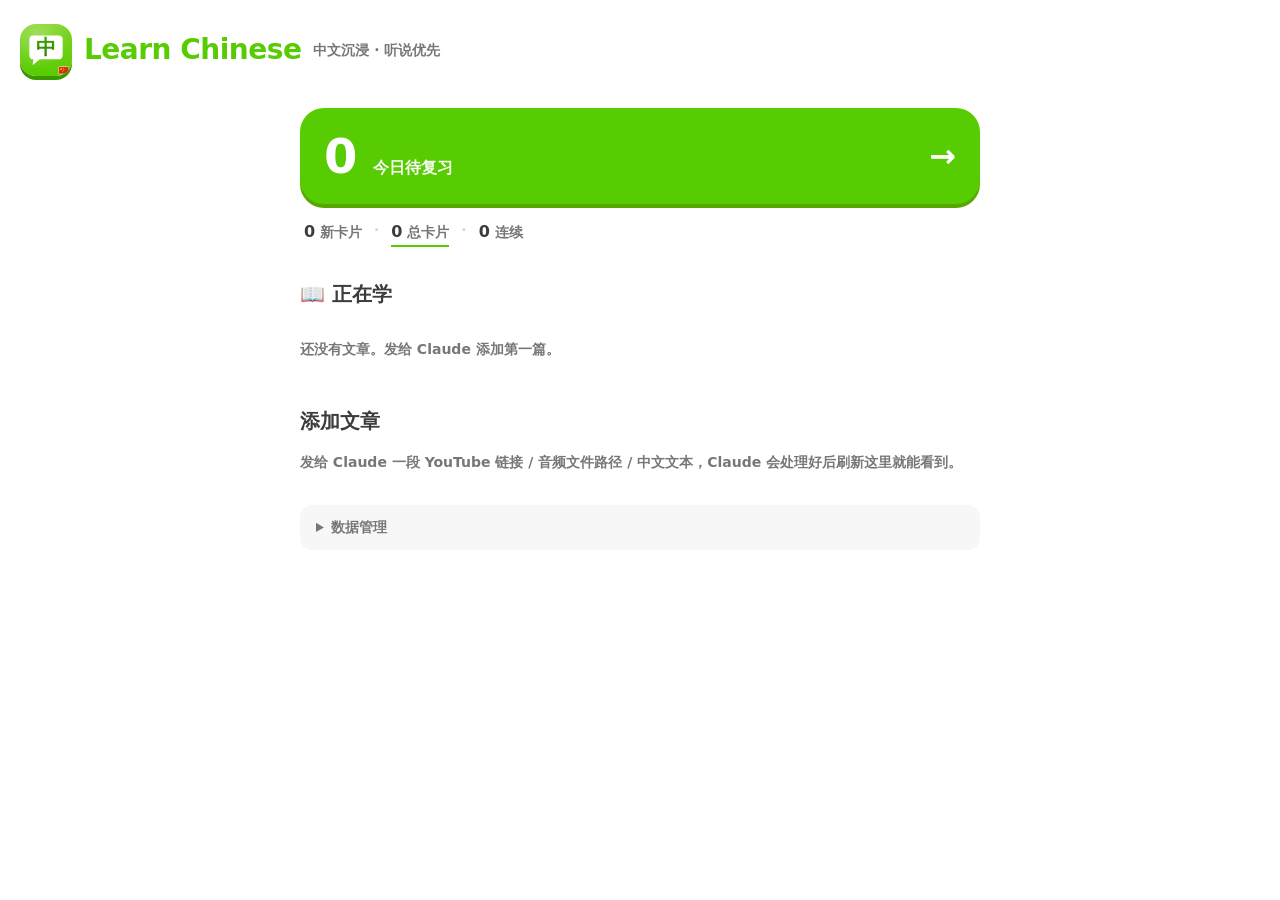
<file: examples/chinese-general/index.html>
<!DOCTYPE html>
<html lang="zh-CN">
<head>
<meta charset="UTF-8">
<meta name="viewport" content="width=device-width,initial-scale=1">
<meta name="color-scheme" content="light">
<meta name="darkreader-lock">
<title>Learn Chinese — 中文沉浸学习</title>
<link rel="icon" href="logo.svg" type="image/svg+xml">
<link rel="stylesheet" href="style.css">
</head>
<body>
<header>
  <div class="header-logo">
    <img src="logo.svg" alt="logo" class="site-logo">
    <h1>Learn Chinese</h1>
    <p class="sub">中文沉浸 · 听说优先</p>
  </div>
</header>

<main>
  <section class="hero">
    <a class="review-banner" href="review.html">
      <div class="review-banner-main">
        <div class="review-num" id="dueCount">—</div>
        <div class="review-label">今日待复习</div>
      </div>
      <div class="review-arrow">→</div>
    </a>
    <div class="mini-stats">
      <span><b id="newCount">—</b> 新卡片</span>
      <span class="sep">·</span>
      <a href="review.html?all=1" class="stat-link"><b id="totalCount">—</b> 总卡片</a>
      <span class="sep">·</span>
      <span><b id="streak">—</b> 连续</span>
    </div>
  </section>

  <section id="favoritesSection" hidden>
    <h2>⭐ 收藏</h2>
    <div id="favoritesList" class="video-list"></div>
  </section>

  <section>
    <h2>📖 正在学</h2>
    <div id="studyingList" class="video-list"><p class="muted">加载中…</p></div>
  </section>

  <section id="finishedSection" hidden>
    <h2>✓ 已学完</h2>
    <div id="finishedList" class="video-list"></div>
  </section>

  <section>
    <h2>添加文章</h2>
    <p class="muted">发给 Claude 一段 YouTube 链接 / 音频文件路径 / 中文文本，Claude 会处理好后刷新这里就能看到。</p>
  </section>

  <section class="data-section">
    <details>
      <summary class="muted">数据管理</summary>
      <div class="btn-row" style="margin-top:12px">
        <button id="exportBtn" class="btn">导出进度</button>
        <button id="importBtn" class="btn">导入进度</button>
        <input type="file" id="importFile" accept=".json" hidden>
        <button id="resetBtn" class="btn btn-danger">重置进度</button>
      </div>
    </details>
  </section>
</main>

<script src="app.js"></script>
<script src="home.js"></script>
</body>
</html>
</file>
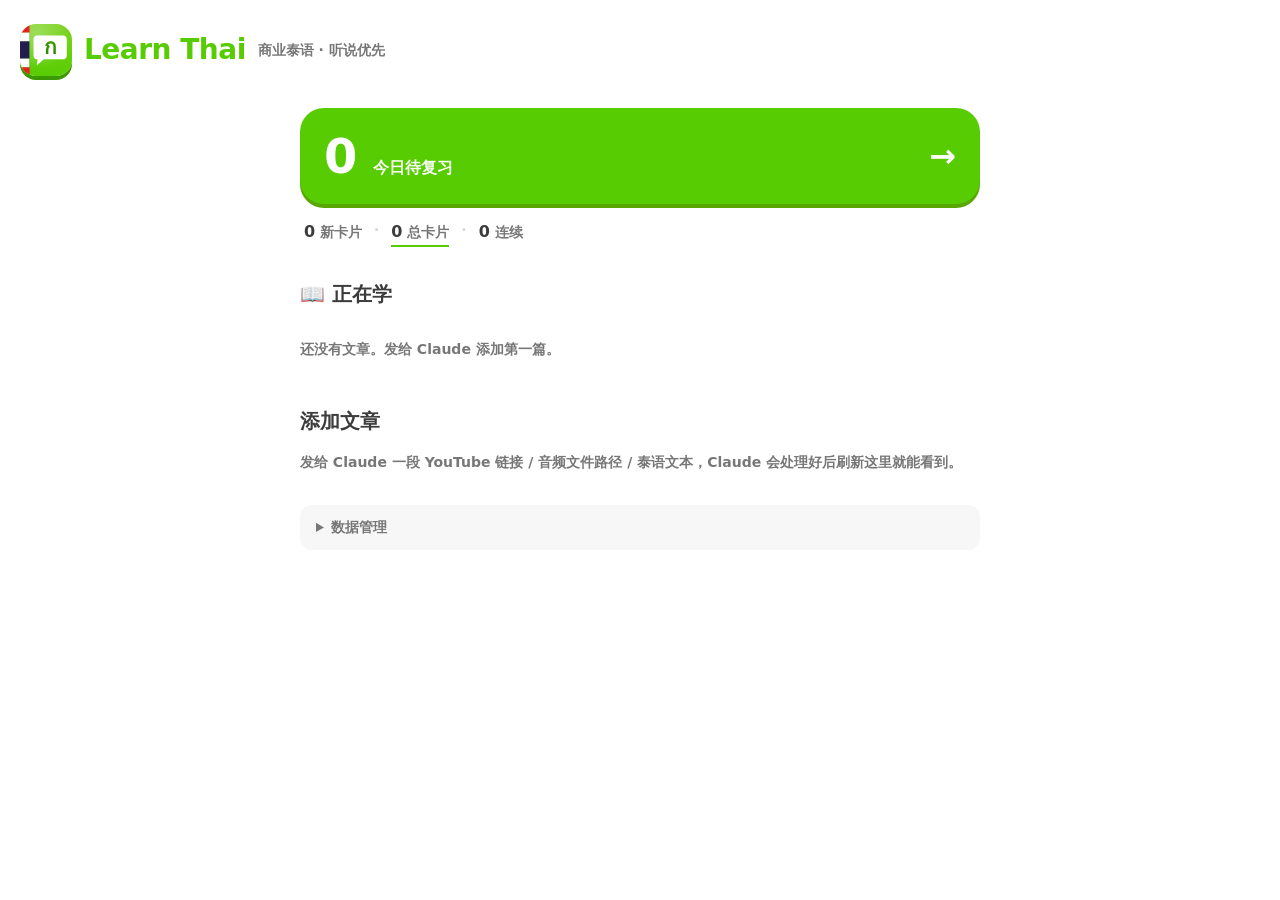
<file: examples/thai-business/index.html>
<!DOCTYPE html>
<html lang="zh-CN">
<head>
<meta charset="UTF-8">
<meta name="viewport" content="width=device-width,initial-scale=1">
<meta name="color-scheme" content="light">
<meta name="darkreader-lock">
<title>Learn Thai — 商业泰语</title>
<link rel="icon" href="logo.svg" type="image/svg+xml">
<link rel="stylesheet" href="style.css">
</head>
<body>
<header>
  <div class="header-logo">
    <img src="logo.svg" alt="logo" class="site-logo">
    <h1>Learn Thai</h1>
    <p class="sub">商业泰语 · 听说优先</p>
  </div>
</header>

<main>
  <section class="hero">
    <a class="review-banner" href="review.html">
      <div class="review-banner-main">
        <div class="review-num" id="dueCount">—</div>
        <div class="review-label">今日待复习</div>
      </div>
      <div class="review-arrow">→</div>
    </a>
    <div class="mini-stats">
      <span><b id="newCount">—</b> 新卡片</span>
      <span class="sep">·</span>
      <a href="review.html?all=1" class="stat-link"><b id="totalCount">—</b> 总卡片</a>
      <span class="sep">·</span>
      <span><b id="streak">—</b> 连续</span>
    </div>
  </section>

  <section id="favoritesSection" hidden>
    <h2>⭐ 收藏</h2>
    <div id="favoritesList" class="video-list"></div>
  </section>

  <section>
    <h2>📖 正在学</h2>
    <div id="studyingList" class="video-list"><p class="muted">加载中…</p></div>
  </section>

  <section id="finishedSection" hidden>
    <h2>✓ 已学完</h2>
    <div id="finishedList" class="video-list"></div>
  </section>

  <section>
    <h2>添加文章</h2>
    <p class="muted">发给 Claude 一段 YouTube 链接 / 音频文件路径 / 泰语文本，Claude 会处理好后刷新这里就能看到。</p>
  </section>

  <section class="data-section">
    <details>
      <summary class="muted">数据管理</summary>
      <div class="btn-row" style="margin-top:12px">
        <button id="exportBtn" class="btn">导出进度</button>
        <button id="importBtn" class="btn">导入进度</button>
        <input type="file" id="importFile" accept=".json" hidden>
        <button id="resetBtn" class="btn btn-danger">重置进度</button>
      </div>
    </details>
  </section>
</main>

<script src="app.js"></script>
<script src="home.js"></script>
</body>
</html>
</file>
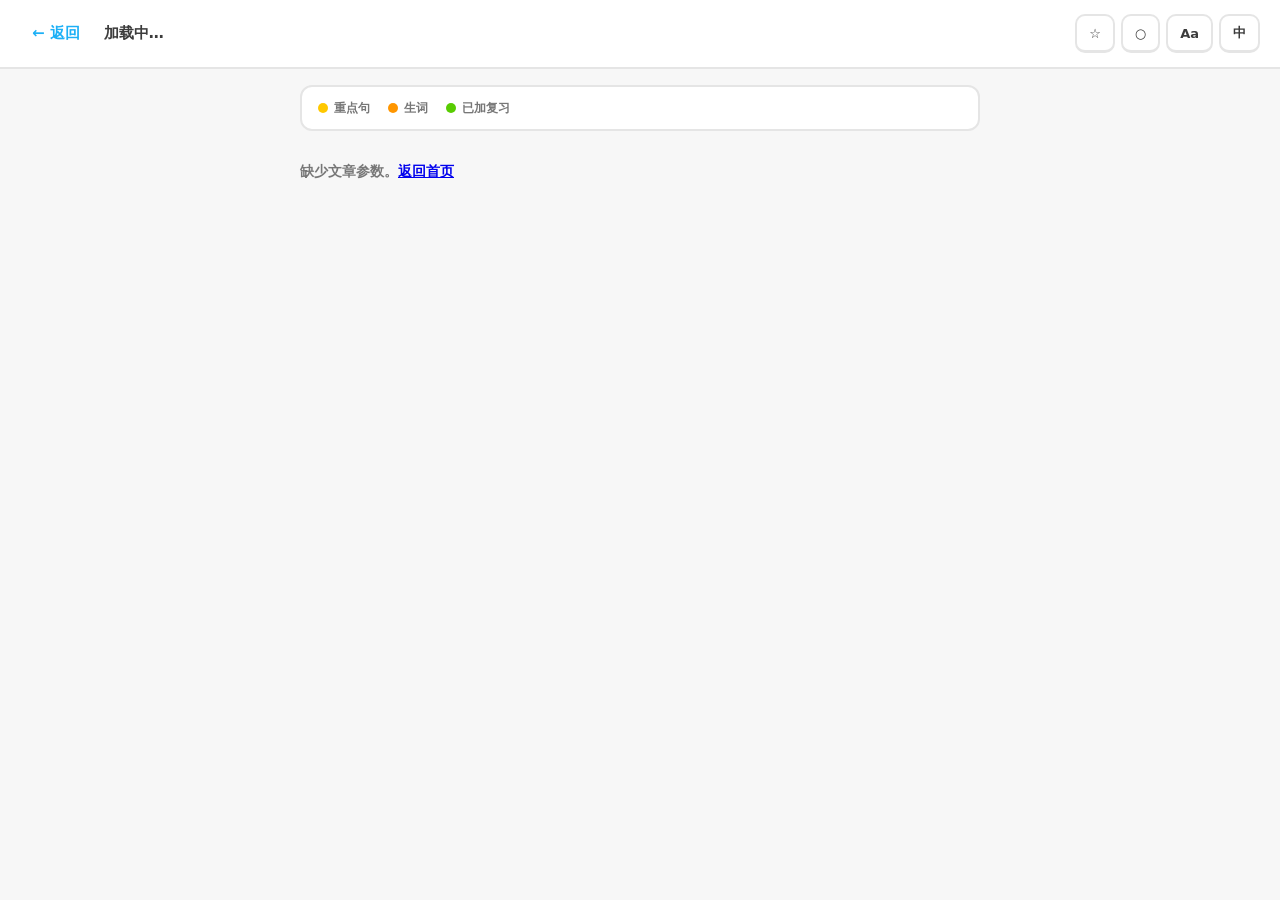
<file: examples/chinese-general/reader.html>
<!DOCTYPE html>
<html lang="zh-CN">
<head>
<meta charset="UTF-8">
<meta name="viewport" content="width=device-width,initial-scale=1">
<meta name="color-scheme" content="light">
<meta name="darkreader-lock">
<title>阅读器 · Learn Chinese</title>
<link rel="stylesheet" href="style.css">
<link rel="stylesheet" href="reader.css">
</head>
<body class="reader-body">
<header class="reader-header">
  <a href="index.html" class="back">← 返回</a>
  <div class="reader-title" id="videoTitle">加载中…</div>
  <div class="reader-actions">
    <button id="favBtn" class="btn-sm" title="收藏文章">☆</button>
    <button id="statusBtn" class="btn-sm" title="标记学完">○</button>
    <button id="toggleRom" class="btn-sm" title="显示/隐藏罗马音">Aa</button>
    <button id="toggleTrans" class="btn-sm" title="显示/隐藏翻译">中</button>
  </div>
</header>

<main class="reader-main">
  <div class="reader-legend">
    <span class="legend-item"><span class="legend-dot dot-highlight"></span>重点句</span>
    <span class="legend-item"><span class="legend-dot dot-vocab"></span>生词</span>
    <span class="legend-item"><span class="legend-dot dot-saved"></span>已加复习</span>
  </div>

  <div id="transcript" class="transcript"></div>
</main>

<!-- Vocab popup -->
<div id="vocabPopup" class="popup" hidden>
  <div class="popup-head">
    <div class="popup-thai" id="popupThai"></div>
    <button class="popup-close" id="popupClose">×</button>
  </div>
  <div class="popup-rom" id="popupRom"></div>
  <div class="popup-trans" id="popupTrans"></div>
  <div class="popup-meta" id="popupMeta"></div>
  <div class="popup-actions">
    <button id="addToReview" class="btn btn-primary btn-sm">★ 加入复习</button>
  </div>
</div>

<!-- Floating mini audio player -->
<audio id="audio" preload="none"></audio>

<script src="app.js"></script>
<script src="reader.js"></script>
</body>
</html>
</file>
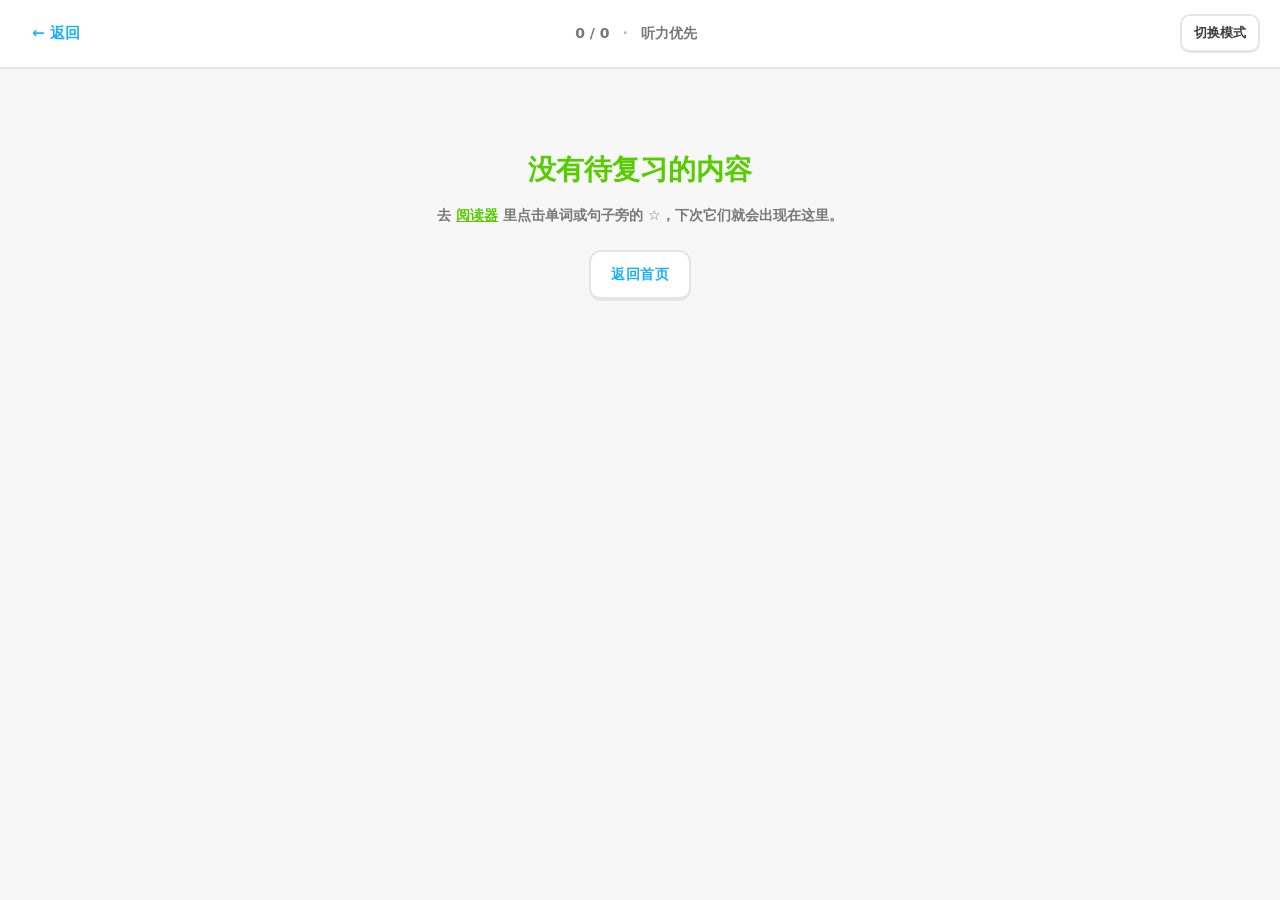
<file: examples/chinese-general/review.html>
<!DOCTYPE html>
<html lang="zh-CN">
<head>
<meta charset="UTF-8">
<meta name="viewport" content="width=device-width,initial-scale=1">
<meta name="color-scheme" content="light">
<meta name="darkreader-lock">
<title>复习 · Learn Chinese</title>
<link rel="stylesheet" href="style.css">
</head>
<body class="review-body">
<header>
  <a href="index.html" class="back">← 返回</a>
  <div class="progress-info">
    <span id="progressText">0 / 0</span>
    <span class="sep">·</span>
    <span id="modeLabel">听力优先</span>
  </div>
  <button id="modeToggle" class="btn-sm">切换模式</button>
</header>

<main class="review-main">
  <div id="cardArea" class="card-area">
    <div class="card" id="card">
      <div class="card-front" id="cardFront">
        <div class="audio-big" id="audioBig">
          <button id="playBtn" class="play-big">▶</button>
          <audio id="audio" preload="auto"></audio>
        </div>
        <p class="card-hint" id="frontHint">听音频，尝试理解</p>
        <button id="showAnswer" class="btn btn-primary btn-wide">显示答案</button>
      </div>

      <div class="card-back" id="cardBack" hidden>
        <div class="audio-small">
          <button id="playBtn2" class="play-small">▶ 再听一次</button>
        </div>
        <div class="thai-text" id="thaiText"></div>
        <div class="romanization" id="romanText"></div>
        <div class="translation" id="transText"></div>
        <div class="vocab-block" id="vocabBlock"></div>
        <div class="rate-buttons">
          <button class="rate rate-again" data-q="1">重来<br><small id="intAgain">&lt;1min</small></button>
          <button class="rate rate-hard" data-q="3">难<br><small id="intHard">1d</small></button>
          <button class="rate rate-good" data-q="4">会<br><small id="intGood">3d</small></button>
          <button class="rate rate-easy" data-q="5">简单<br><small id="intEasy">7d</small></button>
        </div>
      </div>
    </div>
  </div>

  <div id="doneArea" class="done-area" hidden>
    <h2>今天做完啦 🎉</h2>
    <p id="doneStats"></p>
    <a href="index.html" class="btn btn-primary">返回首页</a>
  </div>

  <div id="emptyArea" class="done-area" hidden>
    <h2>还没有卡片</h2>
    <p class="muted">先处理一个视频，生成卡片后再回来复习。</p>
    <a href="index.html" class="btn">返回首页</a>
  </div>
</main>

<script src="app.js"></script>
<script src="review.js"></script>
</body>
</html>
</file>
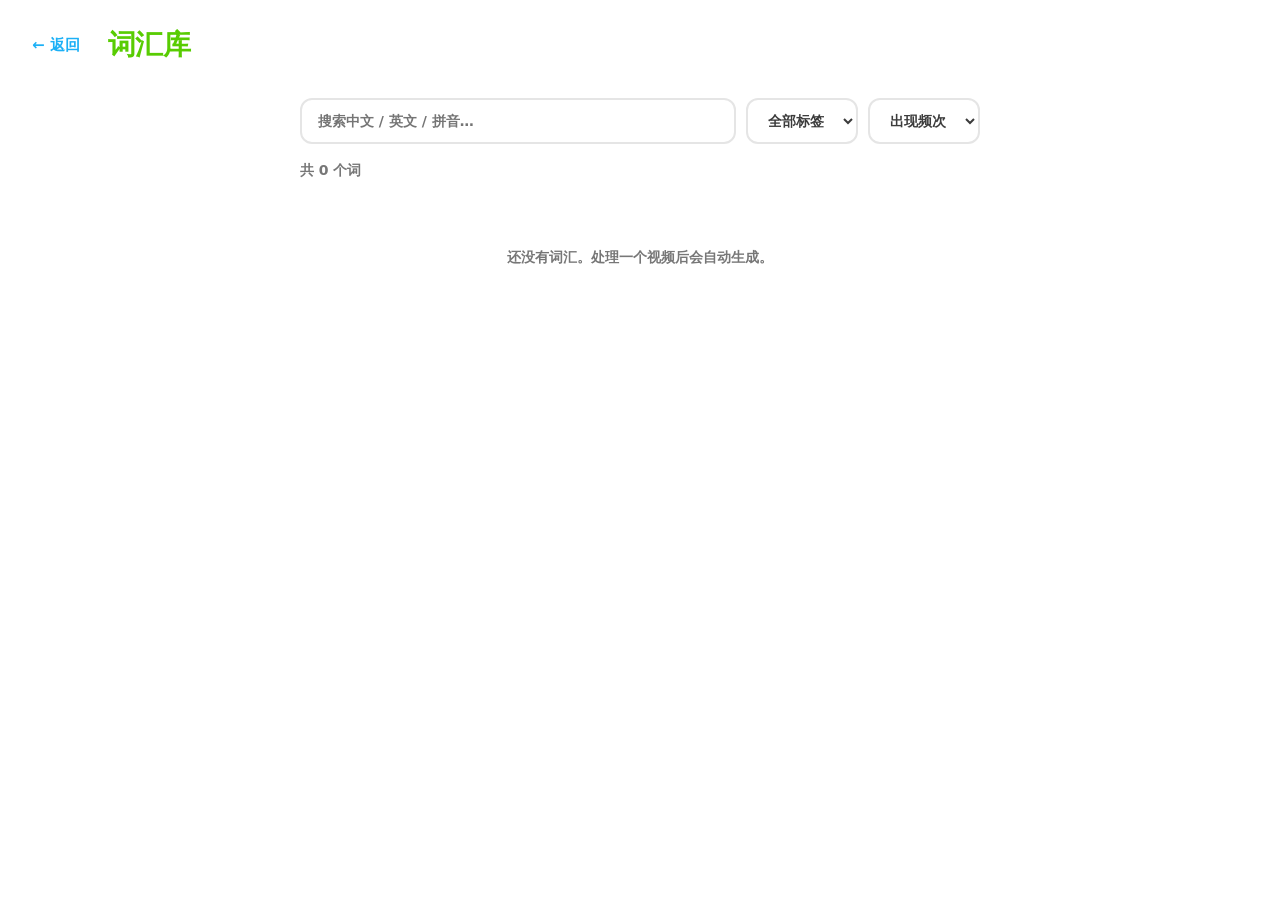
<file: examples/chinese-general/vocab.html>
<!DOCTYPE html>
<html lang="zh-CN">
<head>
<meta charset="UTF-8">
<meta name="viewport" content="width=device-width,initial-scale=1">
<meta name="color-scheme" content="light">
<meta name="darkreader-lock">
<title>词汇库 · Learn Chinese</title>
<link rel="stylesheet" href="style.css">
</head>
<body>
<header>
  <a href="index.html" class="back">← 返回</a>
  <h1>词汇库</h1>
</header>

<main>
  <div class="filter-bar">
    <input type="search" id="searchInput" placeholder="搜索中文 / 英文 / 拼音…" class="search">
    <select id="tagFilter" class="select">
      <option value="">全部标签</option>
    </select>
    <select id="sortBy" class="select">
      <option value="freq">出现频次</option>
      <option value="recent">最近学</option>
      <option value="alpha">字母序</option>
    </select>
  </div>

  <div class="vocab-count muted" id="vocabCount">—</div>

  <div id="vocabList" class="vocab-list"></div>
</main>

<script src="app.js"></script>
<script src="vocab.js"></script>
</body>
</html>
</file>
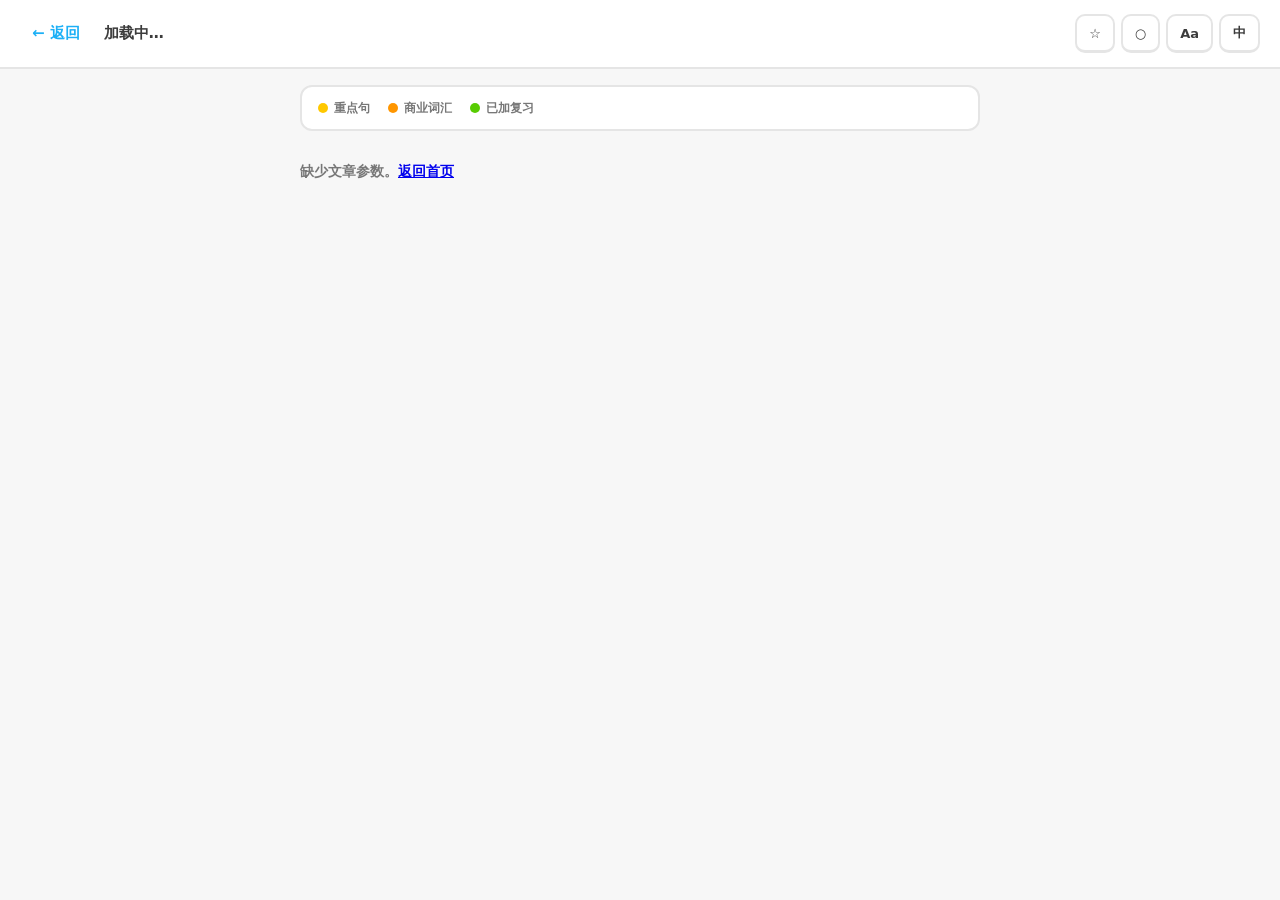
<file: examples/thai-business/reader.html>
<!DOCTYPE html>
<html lang="zh-CN">
<head>
<meta charset="UTF-8">
<meta name="viewport" content="width=device-width,initial-scale=1">
<meta name="color-scheme" content="light">
<meta name="darkreader-lock">
<title>阅读器 · Learn Thai</title>
<link rel="stylesheet" href="style.css">
<link rel="stylesheet" href="reader.css">
</head>
<body class="reader-body">
<header class="reader-header">
  <a href="index.html" class="back">← 返回</a>
  <div class="reader-title" id="videoTitle">加载中…</div>
  <div class="reader-actions">
    <button id="favBtn" class="btn-sm" title="收藏文章">☆</button>
    <button id="statusBtn" class="btn-sm" title="标记学完">○</button>
    <button id="toggleRom" class="btn-sm" title="显示/隐藏罗马音">Aa</button>
    <button id="toggleTrans" class="btn-sm" title="显示/隐藏翻译">中</button>
  </div>
</header>

<main class="reader-main">
  <div class="reader-legend">
    <span class="legend-item"><span class="legend-dot dot-highlight"></span>重点句</span>
    <span class="legend-item"><span class="legend-dot dot-vocab"></span>商业词汇</span>
    <span class="legend-item"><span class="legend-dot dot-saved"></span>已加复习</span>
  </div>

  <div id="transcript" class="transcript"></div>
</main>

<!-- Vocab popup -->
<div id="vocabPopup" class="popup" hidden>
  <div class="popup-head">
    <div class="popup-thai" id="popupThai"></div>
    <button class="popup-close" id="popupClose">×</button>
  </div>
  <div class="popup-rom" id="popupRom"></div>
  <div class="popup-trans" id="popupTrans"></div>
  <div class="popup-meta" id="popupMeta"></div>
  <div class="popup-actions">
    <button id="addToReview" class="btn btn-primary btn-sm">★ 加入复习</button>
  </div>
</div>

<!-- Floating mini audio player -->
<audio id="audio" preload="none"></audio>

<script src="app.js"></script>
<script src="reader.js"></script>
</body>
</html>
</file>
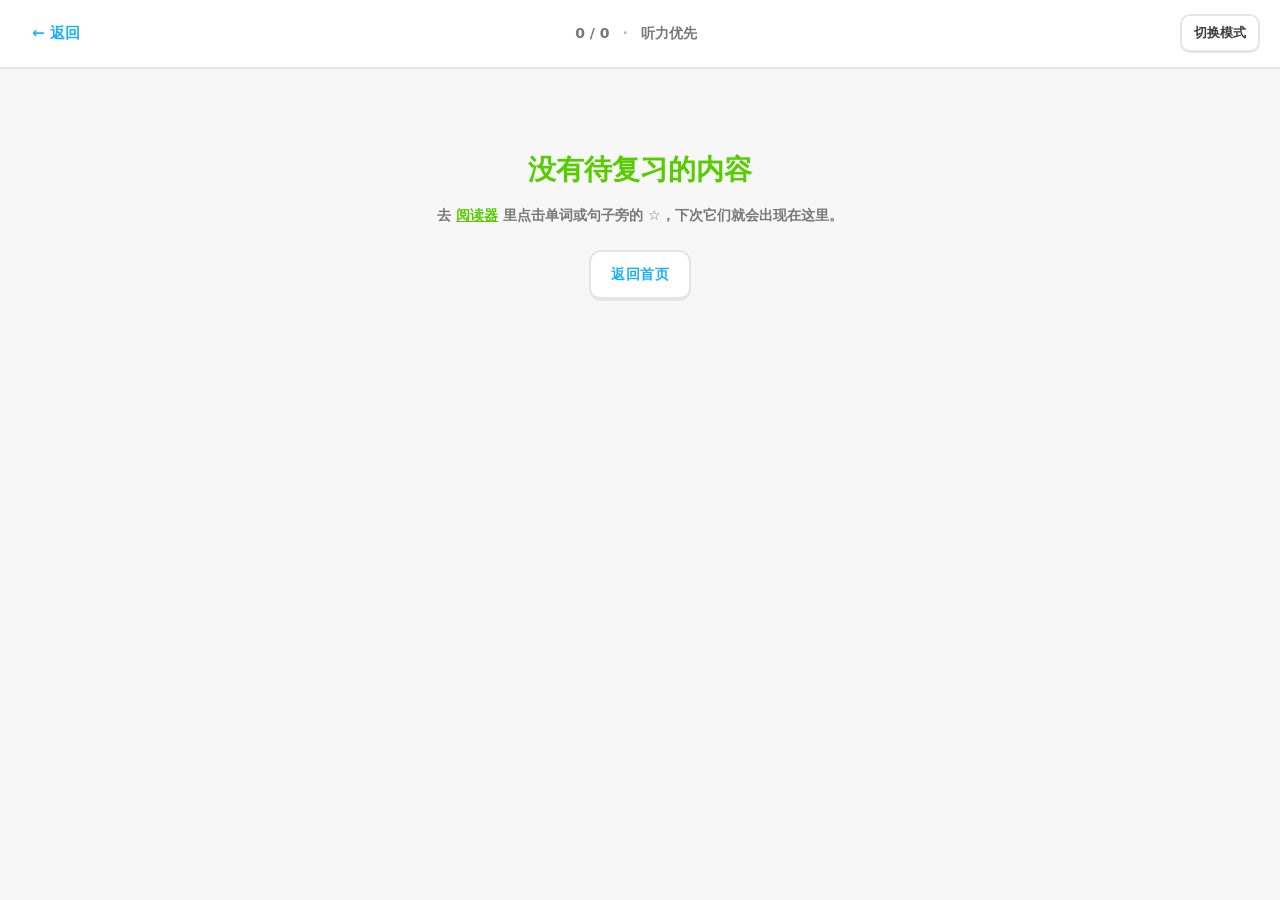
<file: examples/thai-business/review.html>
<!DOCTYPE html>
<html lang="zh-CN">
<head>
<meta charset="UTF-8">
<meta name="viewport" content="width=device-width,initial-scale=1">
<meta name="color-scheme" content="light">
<meta name="darkreader-lock">
<title>复习 · Learn Thai</title>
<link rel="stylesheet" href="style.css">
</head>
<body class="review-body">
<header>
  <a href="index.html" class="back">← 返回</a>
  <div class="progress-info">
    <span id="progressText">0 / 0</span>
    <span class="sep">·</span>
    <span id="modeLabel">听力优先</span>
  </div>
  <button id="modeToggle" class="btn-sm">切换模式</button>
</header>

<main class="review-main">
  <div id="cardArea" class="card-area">
    <div class="card" id="card">
      <div class="card-front" id="cardFront">
        <div class="audio-big" id="audioBig">
          <button id="playBtn" class="play-big">▶</button>
          <audio id="audio" preload="auto"></audio>
        </div>
        <p class="card-hint" id="frontHint">听音频，尝试理解</p>
        <button id="showAnswer" class="btn btn-primary btn-wide">显示答案</button>
      </div>

      <div class="card-back" id="cardBack" hidden>
        <div class="audio-small">
          <button id="playBtn2" class="play-small">▶ 再听一次</button>
        </div>
        <div class="thai-text" id="thaiText"></div>
        <div class="romanization" id="romanText"></div>
        <div class="translation" id="transText"></div>
        <div class="vocab-block" id="vocabBlock"></div>
        <div class="rate-buttons">
          <button class="rate rate-again" data-q="1">重来<br><small id="intAgain">&lt;1min</small></button>
          <button class="rate rate-hard" data-q="3">难<br><small id="intHard">1d</small></button>
          <button class="rate rate-good" data-q="4">会<br><small id="intGood">3d</small></button>
          <button class="rate rate-easy" data-q="5">简单<br><small id="intEasy">7d</small></button>
        </div>
      </div>
    </div>
  </div>

  <div id="doneArea" class="done-area" hidden>
    <h2>今天做完啦 🎉</h2>
    <p id="doneStats"></p>
    <a href="index.html" class="btn btn-primary">返回首页</a>
  </div>

  <div id="emptyArea" class="done-area" hidden>
    <h2>还没有卡片</h2>
    <p class="muted">先处理一个视频，生成卡片后再回来复习。</p>
    <a href="index.html" class="btn">返回首页</a>
  </div>
</main>

<script src="app.js"></script>
<script src="review.js"></script>
</body>
</html>
</file>
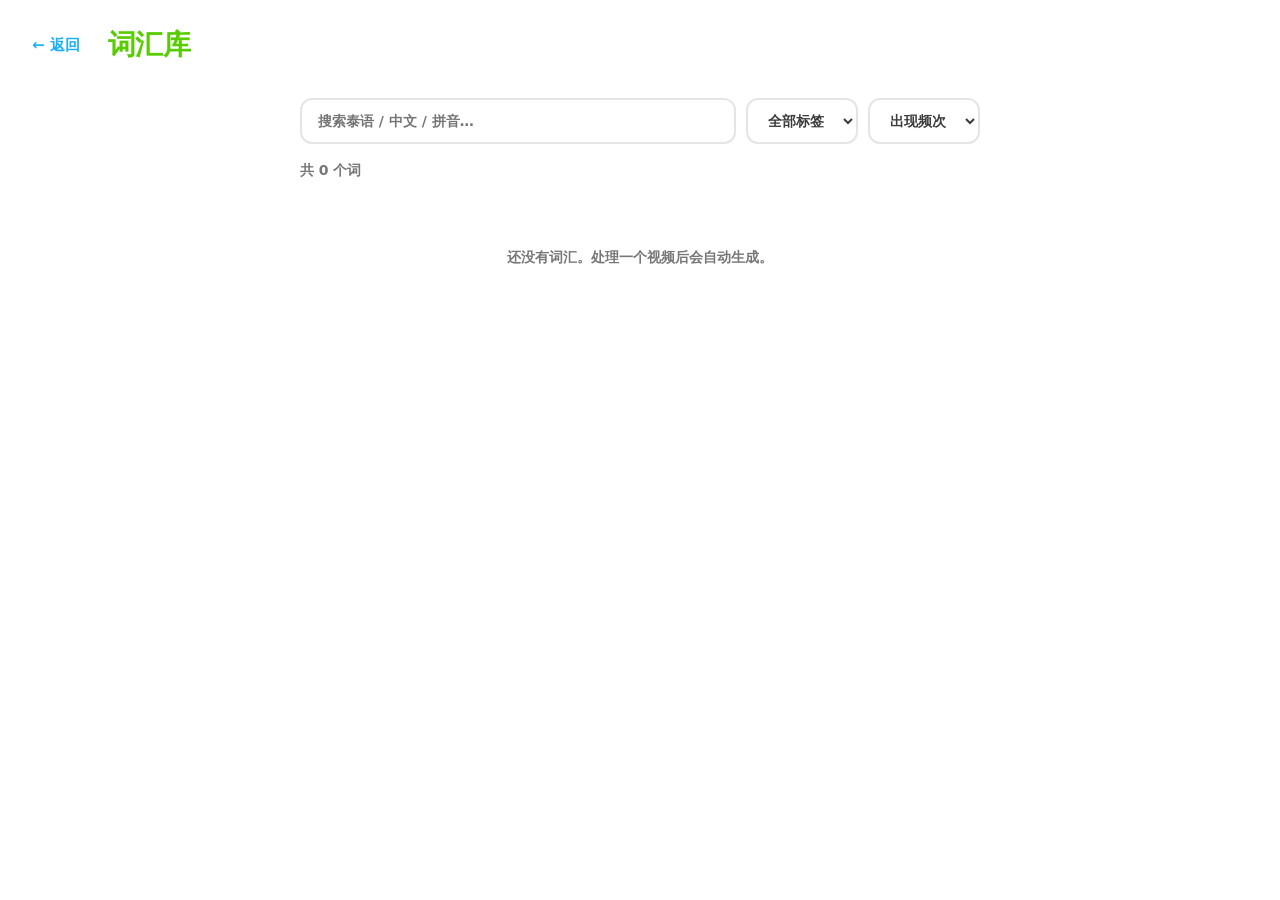
<file: examples/thai-business/vocab.html>
<!DOCTYPE html>
<html lang="zh-CN">
<head>
<meta charset="UTF-8">
<meta name="viewport" content="width=device-width,initial-scale=1">
<meta name="color-scheme" content="light">
<meta name="darkreader-lock">
<title>词汇库 · Learn Thai</title>
<link rel="stylesheet" href="style.css">
</head>
<body>
<header>
  <a href="index.html" class="back">← 返回</a>
  <h1>词汇库</h1>
</header>

<main>
  <div class="filter-bar">
    <input type="search" id="searchInput" placeholder="搜索泰语 / 中文 / 拼音…" class="search">
    <select id="tagFilter" class="select">
      <option value="">全部标签</option>
    </select>
    <select id="sortBy" class="select">
      <option value="freq">出现频次</option>
      <option value="recent">最近学</option>
      <option value="alpha">字母序</option>
    </select>
  </div>

  <div class="vocab-count muted" id="vocabCount">—</div>

  <div id="vocabList" class="vocab-list"></div>
</main>

<script src="app.js"></script>
<script src="vocab.js"></script>
</body>
</html>
</file>
<file: examples/chinese-general/style.css>
/* Duolingo-inspired playful style */

:root {
  --bg: #ffffff;
  --bg-2: #f7f7f7;
  --bg-3: #e5e5e5;
  --text: #3c3c3c;
  --text-dim: #777777;
  --muted: #afafaf;
  --border: #e5e5e5;

  /* Duolingo color palette */
  --green: #58cc02;
  --green-dark: #58a700;
  --blue: #1cb0f6;
  --blue-dark: #1899d6;
  --orange: #ff9600;
  --orange-dark: #e08600;
  --red: #ff4b4b;
  --red-dark: #ea2b2b;
  --yellow: #ffc800;
  --yellow-dark: #e5b300;
  --purple: #ce82ff;
  --purple-dark: #b469ec;
  --gold: #ffd900;

  --accent: var(--green);
  --accent-dark: var(--green-dark);

  --radius: 16px;
  --radius-sm: 12px;
  --radius-lg: 24px;

  --thai-font: "Sarabun", "Noto Sans Thai", -apple-system, system-ui, sans-serif;
  --ui-font: "Nunito", -apple-system, "SF Pro Rounded", "SF Pro Text", "PingFang SC", system-ui, sans-serif;
}

* { box-sizing: border-box; }
html, body { margin: 0; padding: 0; }
body {
  background: var(--bg);
  color: var(--text);
  font-family: var(--ui-font);
  font-size: 16px;
  font-weight: 500;
  line-height: 1.5;
  -webkit-font-smoothing: antialiased;
  min-height: 100vh;
}

/* Header */
header {
  padding: 24px 20px;
  background: var(--bg);
  display: flex;
  align-items: center;
  gap: 16px;
  flex-wrap: wrap;
}
header h1 {
  margin: 0;
  font-size: 28px;
  font-weight: 900;
  color: var(--green);
  letter-spacing: -0.5px;
}
header .sub {
  margin: 0;
  color: var(--text-dim);
  font-size: 14px;
  font-weight: 600;
}
.header-logo {
  display: flex;
  align-items: center;
  gap: 12px;
}
.site-logo {
  width: 52px;
  height: 52px;
  border-radius: 16px;
  box-shadow: 0 4px 0 #3a9900;
  flex-shrink: 0;
}
.back {
  color: var(--blue);
  text-decoration: none;
  font-size: 15px;
  font-weight: 700;
  padding: 8px 12px;
  border-radius: var(--radius-sm);
  transition: background 0.1s;
}
.back:hover { background: var(--bg-2); }

main {
  max-width: 720px;
  margin: 0 auto;
  padding: 8px 20px 120px;
}
main section { margin-bottom: 32px; }
main h2 {
  font-size: 20px;
  margin: 0 0 16px;
  color: var(--text);
  font-weight: 800;
}
.muted { color: var(--text-dim); font-size: 14px; font-weight: 600; }

/* --- Review banner (big green card at top) --- */
.review-banner {
  display: flex;
  align-items: center;
  justify-content: space-between;
  padding: 24px;
  background: var(--green);
  border-radius: var(--radius-lg);
  box-shadow: 0 4px 0 var(--green-dark);
  text-decoration: none;
  color: white;
  margin-bottom: 16px;
  transition: transform 0.08s, box-shadow 0.08s;
}
.review-banner:active {
  transform: translateY(4px);
  box-shadow: 0 0 0 var(--green-dark);
}
.review-banner-main { display: flex; align-items: baseline; gap: 16px; }
.review-num {
  font-size: 48px;
  font-weight: 900;
  line-height: 1;
}
.review-label {
  font-size: 16px;
  font-weight: 800;
  opacity: 0.95;
}
.review-arrow {
  font-size: 32px;
  font-weight: 900;
}

.mini-stats {
  color: var(--text-dim);
  font-size: 14px;
  padding: 0 4px;
  display: flex;
  gap: 12px;
  flex-wrap: wrap;
  font-weight: 600;
}
.mini-stats b { color: var(--text); font-weight: 900; font-size: 16px; }
.mini-stats .sep { opacity: 0.3; }
.stat-link { color: inherit; text-decoration: none; border-bottom: 2px solid var(--green); padding-bottom: 1px; }
.stat-link:hover { color: var(--green); }

/* Legacy stat grid — keep for any compatibility */
.stat-grid {
  display: grid;
  grid-template-columns: repeat(2, 1fr);
  gap: 12px;
}
.stat-card {
  background: var(--bg-2);
  padding: 20px;
  border-radius: var(--radius);
  text-align: center;
  border: 2px solid var(--border);
  text-decoration: none;
  color: inherit;
  transition: transform 0.1s;
}
.stat-card:hover { transform: translateY(-2px); }
.stat-due {
  background: var(--green);
  color: white;
  border-color: var(--green-dark);
  box-shadow: 0 4px 0 var(--green-dark);
}
.stat-num { font-size: 32px; font-weight: 900; line-height: 1; margin-bottom: 6px; }
.stat-label { font-size: 13px; font-weight: 700; opacity: 0.85; }

/* --- Article list --- */
.video-list { display: grid; gap: 12px; }
.video-card {
  background: white;
  padding: 18px 20px;
  border-radius: var(--radius);
  border: 2px solid var(--border);
  border-bottom-width: 4px;
  display: flex;
  justify-content: space-between;
  align-items: center;
  gap: 12px;
  transition: transform 0.08s, box-shadow 0.08s, border-color 0.1s;
}
.video-card .title {
  font-weight: 800;
  font-size: 15px;
  color: var(--text);
}
.video-card .meta {
  color: var(--text-dim);
  font-size: 13px;
  margin-top: 4px;
  font-weight: 600;
}
.video-card-link {
  text-decoration: none;
  color: inherit;
  cursor: pointer;
}
.video-card-link:hover {
  border-color: var(--blue);
  transform: translateY(-1px);
}
.video-card-link:active {
  transform: translateY(1px);
  border-bottom-width: 2px;
}
.video-card-arrow {
  color: var(--blue);
  font-size: 24px;
  font-weight: 900;
}

.badge-finished {
  display: inline-block;
  padding: 2px 8px;
  background: var(--green);
  color: white;
  font-size: 11px;
  font-weight: 800;
  border-radius: 10px;
  vertical-align: middle;
  margin-left: 6px;
}

/* --- Buttons --- */
.btn {
  display: inline-flex;
  align-items: center;
  justify-content: center;
  padding: 12px 20px;
  background: white;
  color: var(--blue);
  border: 2px solid var(--border);
  border-bottom-width: 4px;
  border-radius: var(--radius-sm);
  cursor: pointer;
  font-size: 14px;
  font-weight: 800;
  font-family: inherit;
  text-transform: uppercase;
  letter-spacing: 0.5px;
  text-decoration: none;
  transition: transform 0.08s, box-shadow 0.08s, background 0.1s;
}
.btn:hover { background: var(--bg-2); }
.btn:active { transform: translateY(2px); border-bottom-width: 2px; }

.btn-primary {
  background: var(--green);
  color: white;
  border-color: var(--green-dark);
}
.btn-primary:hover { background: var(--green-dark); }

.btn-danger {
  background: white;
  color: var(--red);
  border-color: var(--red);
}
.btn-danger:hover { background: var(--red); color: white; }

.btn-wide { width: 100%; padding: 16px; font-size: 16px; }

.btn-sm {
  padding: 8px 12px;
  font-size: 13px;
  background: white;
  color: var(--text);
  border: 2px solid var(--border);
  border-bottom-width: 3px;
  border-radius: 10px;
  cursor: pointer;
  font-family: inherit;
  font-weight: 800;
  transition: transform 0.08s;
}
.btn-sm:hover { background: var(--bg-2); }
.btn-sm:active { transform: translateY(1px); border-bottom-width: 2px; }

.btn-row { display: flex; gap: 10px; flex-wrap: wrap; }

/* --- Review flashcards --- */
.review-body { background: var(--bg-2); }
.review-body header {
  justify-content: space-between;
  padding: 14px 20px;
  background: white;
  border-bottom: 2px solid var(--border);
}
.progress-info {
  font-size: 14px;
  color: var(--text-dim);
  font-weight: 700;
}
.progress-info .sep { margin: 0 8px; opacity: 0.5; }

.review-main {
  max-width: 560px;
  margin: 0 auto;
  padding: 20px;
}
.card-area { min-height: 400px; }
.card {
  background: white;
  border-radius: var(--radius-lg);
  padding: 32px 24px;
  border: 2px solid var(--border);
  box-shadow: 0 2px 0 var(--border);
}
.card-front {
  display: flex;
  flex-direction: column;
  align-items: center;
  gap: 24px;
  min-height: 340px;
  justify-content: center;
}
.audio-big { margin: 10px 0; }
.play-big {
  width: 110px;
  height: 110px;
  border-radius: 50%;
  border: none;
  background: var(--blue);
  color: white;
  font-size: 44px;
  cursor: pointer;
  box-shadow: 0 6px 0 var(--blue-dark);
  transition: transform 0.08s, box-shadow 0.08s;
}
.play-big:active {
  transform: translateY(4px);
  box-shadow: 0 2px 0 var(--blue-dark);
}
.play-small {
  padding: 10px 18px;
  border-radius: 20px;
  background: white;
  color: var(--blue);
  border: 2px solid var(--blue);
  border-bottom-width: 3px;
  cursor: pointer;
  font-size: 13px;
  font-weight: 800;
}
.card-hint {
  color: var(--text-dim);
  font-size: 14px;
  font-weight: 700;
  margin: 0;
}
.card-back { display: flex; flex-direction: column; gap: 16px; }
.audio-small { text-align: center; margin-bottom: 8px; }
.thai-text {
  font-family: var(--thai-font);
  font-size: 26px;
  line-height: 1.5;
  text-align: center;
  padding: 8px 0;
  color: var(--text);
  font-weight: 600;
}
.romanization {
  text-align: center;
  color: var(--blue);
  font-size: 16px;
  font-weight: 700;
  font-style: italic;
}
.translation {
  text-align: center;
  color: var(--text-dim);
  font-size: 16px;
  padding: 4px 0 8px;
  border-bottom: 2px dashed var(--border);
  font-weight: 600;
}
.vocab-block {
  display: flex;
  flex-direction: column;
  gap: 6px;
  padding: 8px 0;
}
.vocab-item {
  display: grid;
  grid-template-columns: 1fr auto 1fr;
  gap: 10px;
  font-size: 14px;
  padding: 4px 0;
  font-weight: 600;
}
.vocab-item .v-thai { font-family: var(--thai-font); font-size: 16px; }
.vocab-item .v-rom { color: var(--blue); font-style: italic; text-align: center; }
.vocab-item .v-trans { color: var(--text-dim); text-align: right; }

/* Rate buttons — Duolingo style with color codes */
.rate-buttons {
  display: grid;
  grid-template-columns: repeat(4, 1fr);
  gap: 8px;
  margin-top: 16px;
}
.rate {
  padding: 14px 4px;
  border-radius: var(--radius-sm);
  border: none;
  border-bottom: 4px solid rgba(0,0,0,0.15);
  font-size: 15px;
  font-weight: 900;
  cursor: pointer;
  color: white;
  font-family: inherit;
  line-height: 1.2;
  text-transform: uppercase;
  letter-spacing: 0.3px;
  transition: transform 0.08s, border-bottom-width 0.08s;
}
.rate small {
  font-weight: 700;
  opacity: 0.95;
  font-size: 11px;
  text-transform: none;
  letter-spacing: 0;
}
.rate-again { background: var(--red); }
.rate-hard  { background: var(--orange); }
.rate-good  { background: var(--green); }
.rate-easy  { background: var(--blue); }
.rate:active {
  transform: translateY(2px);
  border-bottom-width: 2px;
}

.done-area {
  text-align: center;
  padding: 60px 20px;
}
.done-area h2 { font-size: 28px; margin-bottom: 12px; color: var(--green); font-weight: 900; }
.done-area p { color: var(--text-dim); margin-bottom: 24px; font-weight: 600; }

/* --- Vocab list --- */
.filter-bar {
  display: flex;
  gap: 10px;
  margin-bottom: 16px;
  flex-wrap: wrap;
}
.search {
  flex: 1;
  min-width: 200px;
  padding: 12px 16px;
  background: white;
  border: 2px solid var(--border);
  border-radius: var(--radius-sm);
  color: var(--text);
  font-size: 14px;
  font-family: inherit;
  font-weight: 600;
}
.search:focus { outline: none; border-color: var(--blue); }
.select {
  padding: 12px 16px;
  background: white;
  border: 2px solid var(--border);
  border-radius: var(--radius-sm);
  color: var(--text);
  font-size: 14px;
  font-family: inherit;
  font-weight: 600;
  cursor: pointer;
}
.vocab-count { margin-bottom: 12px; }
.vocab-list { display: grid; gap: 8px; }
.vocab-row {
  background: white;
  border: 2px solid var(--border);
  border-radius: var(--radius-sm);
  padding: 12px 16px;
  display: grid;
  grid-template-columns: 2fr 1.5fr 2fr auto;
  gap: 12px;
  align-items: center;
}
.vocab-row .thai { font-family: var(--thai-font); font-size: 18px; font-weight: 600; }
.vocab-row .rom { color: var(--blue); font-style: italic; font-size: 14px; font-weight: 700; }
.vocab-row .trans { color: var(--text); font-size: 14px; font-weight: 600; }
.vocab-row .freq {
  color: white;
  font-size: 12px;
  padding: 4px 10px;
  background: var(--orange);
  border-radius: 12px;
  font-weight: 800;
}

/* --- Data section --- */
.data-section details {
  background: var(--bg-2);
  border-radius: var(--radius-sm);
  padding: 12px 16px;
}
.data-section summary {
  cursor: pointer;
  font-weight: 700;
}

/* --- Mobile --- */
@media (max-width: 560px) {
  header h1 { font-size: 22px; }
  .review-num { font-size: 36px; }
  .thai-text { font-size: 22px; }
  .rate { font-size: 14px; padding: 12px 2px; }
  .vocab-row {
    grid-template-columns: 1fr;
    gap: 4px;
  }
  .vocab-row .trans { padding-top: 4px; border-top: 2px dashed var(--border); }
}
</file>
<file: examples/thai-business/style.css>
/* Duolingo-inspired playful style */

:root {
  --bg: #ffffff;
  --bg-2: #f7f7f7;
  --bg-3: #e5e5e5;
  --text: #3c3c3c;
  --text-dim: #777777;
  --muted: #afafaf;
  --border: #e5e5e5;

  /* Duolingo color palette */
  --green: #58cc02;
  --green-dark: #58a700;
  --blue: #1cb0f6;
  --blue-dark: #1899d6;
  --orange: #ff9600;
  --orange-dark: #e08600;
  --red: #ff4b4b;
  --red-dark: #ea2b2b;
  --yellow: #ffc800;
  --yellow-dark: #e5b300;
  --purple: #ce82ff;
  --purple-dark: #b469ec;
  --gold: #ffd900;

  --accent: var(--green);
  --accent-dark: var(--green-dark);

  --radius: 16px;
  --radius-sm: 12px;
  --radius-lg: 24px;

  --thai-font: "Sarabun", "Noto Sans Thai", -apple-system, system-ui, sans-serif;
  --ui-font: "Nunito", -apple-system, "SF Pro Rounded", "SF Pro Text", "PingFang SC", system-ui, sans-serif;
}

* { box-sizing: border-box; }
html, body { margin: 0; padding: 0; }
body {
  background: var(--bg);
  color: var(--text);
  font-family: var(--ui-font);
  font-size: 16px;
  font-weight: 500;
  line-height: 1.5;
  -webkit-font-smoothing: antialiased;
  min-height: 100vh;
}

/* Header */
header {
  padding: 24px 20px;
  background: var(--bg);
  display: flex;
  align-items: center;
  gap: 16px;
  flex-wrap: wrap;
}
header h1 {
  margin: 0;
  font-size: 28px;
  font-weight: 900;
  color: var(--green);
  letter-spacing: -0.5px;
}
header .sub {
  margin: 0;
  color: var(--text-dim);
  font-size: 14px;
  font-weight: 600;
}
.header-logo {
  display: flex;
  align-items: center;
  gap: 12px;
}
.site-logo {
  width: 52px;
  height: 52px;
  border-radius: 16px;
  box-shadow: 0 4px 0 #3a9900;
  flex-shrink: 0;
}
.back {
  color: var(--blue);
  text-decoration: none;
  font-size: 15px;
  font-weight: 700;
  padding: 8px 12px;
  border-radius: var(--radius-sm);
  transition: background 0.1s;
}
.back:hover { background: var(--bg-2); }

main {
  max-width: 720px;
  margin: 0 auto;
  padding: 8px 20px 120px;
}
main section { margin-bottom: 32px; }
main h2 {
  font-size: 20px;
  margin: 0 0 16px;
  color: var(--text);
  font-weight: 800;
}
.muted { color: var(--text-dim); font-size: 14px; font-weight: 600; }

/* --- Review banner (big green card at top) --- */
.review-banner {
  display: flex;
  align-items: center;
  justify-content: space-between;
  padding: 24px;
  background: var(--green);
  border-radius: var(--radius-lg);
  box-shadow: 0 4px 0 var(--green-dark);
  text-decoration: none;
  color: white;
  margin-bottom: 16px;
  transition: transform 0.08s, box-shadow 0.08s;
}
.review-banner:active {
  transform: translateY(4px);
  box-shadow: 0 0 0 var(--green-dark);
}
.review-banner-main { display: flex; align-items: baseline; gap: 16px; }
.review-num {
  font-size: 48px;
  font-weight: 900;
  line-height: 1;
}
.review-label {
  font-size: 16px;
  font-weight: 800;
  opacity: 0.95;
}
.review-arrow {
  font-size: 32px;
  font-weight: 900;
}

.mini-stats {
  color: var(--text-dim);
  font-size: 14px;
  padding: 0 4px;
  display: flex;
  gap: 12px;
  flex-wrap: wrap;
  font-weight: 600;
}
.mini-stats b { color: var(--text); font-weight: 900; font-size: 16px; }
.mini-stats .sep { opacity: 0.3; }
.stat-link { color: inherit; text-decoration: none; border-bottom: 2px solid var(--green); padding-bottom: 1px; }
.stat-link:hover { color: var(--green); }

/* Legacy stat grid — keep for any compatibility */
.stat-grid {
  display: grid;
  grid-template-columns: repeat(2, 1fr);
  gap: 12px;
}
.stat-card {
  background: var(--bg-2);
  padding: 20px;
  border-radius: var(--radius);
  text-align: center;
  border: 2px solid var(--border);
  text-decoration: none;
  color: inherit;
  transition: transform 0.1s;
}
.stat-card:hover { transform: translateY(-2px); }
.stat-due {
  background: var(--green);
  color: white;
  border-color: var(--green-dark);
  box-shadow: 0 4px 0 var(--green-dark);
}
.stat-num { font-size: 32px; font-weight: 900; line-height: 1; margin-bottom: 6px; }
.stat-label { font-size: 13px; font-weight: 700; opacity: 0.85; }

/* --- Article list --- */
.video-list { display: grid; gap: 12px; }
.video-card {
  background: white;
  padding: 18px 20px;
  border-radius: var(--radius);
  border: 2px solid var(--border);
  border-bottom-width: 4px;
  display: flex;
  justify-content: space-between;
  align-items: center;
  gap: 12px;
  transition: transform 0.08s, box-shadow 0.08s, border-color 0.1s;
}
.video-card .title {
  font-weight: 800;
  font-size: 15px;
  color: var(--text);
}
.video-card .meta {
  color: var(--text-dim);
  font-size: 13px;
  margin-top: 4px;
  font-weight: 600;
}
.video-card-link {
  text-decoration: none;
  color: inherit;
  cursor: pointer;
}
.video-card-link:hover {
  border-color: var(--blue);
  transform: translateY(-1px);
}
.video-card-link:active {
  transform: translateY(1px);
  border-bottom-width: 2px;
}
.video-card-arrow {
  color: var(--blue);
  font-size: 24px;
  font-weight: 900;
}

.badge-finished {
  display: inline-block;
  padding: 2px 8px;
  background: var(--green);
  color: white;
  font-size: 11px;
  font-weight: 800;
  border-radius: 10px;
  vertical-align: middle;
  margin-left: 6px;
}

/* --- Buttons --- */
.btn {
  display: inline-flex;
  align-items: center;
  justify-content: center;
  padding: 12px 20px;
  background: white;
  color: var(--blue);
  border: 2px solid var(--border);
  border-bottom-width: 4px;
  border-radius: var(--radius-sm);
  cursor: pointer;
  font-size: 14px;
  font-weight: 800;
  font-family: inherit;
  text-transform: uppercase;
  letter-spacing: 0.5px;
  text-decoration: none;
  transition: transform 0.08s, box-shadow 0.08s, background 0.1s;
}
.btn:hover { background: var(--bg-2); }
.btn:active { transform: translateY(2px); border-bottom-width: 2px; }

.btn-primary {
  background: var(--green);
  color: white;
  border-color: var(--green-dark);
}
.btn-primary:hover { background: var(--green-dark); }

.btn-danger {
  background: white;
  color: var(--red);
  border-color: var(--red);
}
.btn-danger:hover { background: var(--red); color: white; }

.btn-wide { width: 100%; padding: 16px; font-size: 16px; }

.btn-sm {
  padding: 8px 12px;
  font-size: 13px;
  background: white;
  color: var(--text);
  border: 2px solid var(--border);
  border-bottom-width: 3px;
  border-radius: 10px;
  cursor: pointer;
  font-family: inherit;
  font-weight: 800;
  transition: transform 0.08s;
}
.btn-sm:hover { background: var(--bg-2); }
.btn-sm:active { transform: translateY(1px); border-bottom-width: 2px; }

.btn-row { display: flex; gap: 10px; flex-wrap: wrap; }

/* --- Review flashcards --- */
.review-body { background: var(--bg-2); }
.review-body header {
  justify-content: space-between;
  padding: 14px 20px;
  background: white;
  border-bottom: 2px solid var(--border);
}
.progress-info {
  font-size: 14px;
  color: var(--text-dim);
  font-weight: 700;
}
.progress-info .sep { margin: 0 8px; opacity: 0.5; }

.review-main {
  max-width: 560px;
  margin: 0 auto;
  padding: 20px;
}
.card-area { min-height: 400px; }
.card {
  background: white;
  border-radius: var(--radius-lg);
  padding: 32px 24px;
  border: 2px solid var(--border);
  box-shadow: 0 2px 0 var(--border);
}
.card-front {
  display: flex;
  flex-direction: column;
  align-items: center;
  gap: 24px;
  min-height: 340px;
  justify-content: center;
}
.audio-big { margin: 10px 0; }
.play-big {
  width: 110px;
  height: 110px;
  border-radius: 50%;
  border: none;
  background: var(--blue);
  color: white;
  font-size: 44px;
  cursor: pointer;
  box-shadow: 0 6px 0 var(--blue-dark);
  transition: transform 0.08s, box-shadow 0.08s;
}
.play-big:active {
  transform: translateY(4px);
  box-shadow: 0 2px 0 var(--blue-dark);
}
.play-small {
  padding: 10px 18px;
  border-radius: 20px;
  background: white;
  color: var(--blue);
  border: 2px solid var(--blue);
  border-bottom-width: 3px;
  cursor: pointer;
  font-size: 13px;
  font-weight: 800;
}
.card-hint {
  color: var(--text-dim);
  font-size: 14px;
  font-weight: 700;
  margin: 0;
}
.card-back { display: flex; flex-direction: column; gap: 16px; }
.audio-small { text-align: center; margin-bottom: 8px; }
.thai-text {
  font-family: var(--thai-font);
  font-size: 26px;
  line-height: 1.5;
  text-align: center;
  padding: 8px 0;
  color: var(--text);
  font-weight: 600;
}
.romanization {
  text-align: center;
  color: var(--blue);
  font-size: 16px;
  font-weight: 700;
  font-style: italic;
}
.translation {
  text-align: center;
  color: var(--text-dim);
  font-size: 16px;
  padding: 4px 0 8px;
  border-bottom: 2px dashed var(--border);
  font-weight: 600;
}
.vocab-block {
  display: flex;
  flex-direction: column;
  gap: 6px;
  padding: 8px 0;
}
.vocab-item {
  display: grid;
  grid-template-columns: 1fr auto 1fr;
  gap: 10px;
  font-size: 14px;
  padding: 4px 0;
  font-weight: 600;
}
.vocab-item .v-thai { font-family: var(--thai-font); font-size: 16px; }
.vocab-item .v-rom { color: var(--blue); font-style: italic; text-align: center; }
.vocab-item .v-trans { color: var(--text-dim); text-align: right; }

/* Rate buttons — Duolingo style with color codes */
.rate-buttons {
  display: grid;
  grid-template-columns: repeat(4, 1fr);
  gap: 8px;
  margin-top: 16px;
}
.rate {
  padding: 14px 4px;
  border-radius: var(--radius-sm);
  border: none;
  border-bottom: 4px solid rgba(0,0,0,0.15);
  font-size: 15px;
  font-weight: 900;
  cursor: pointer;
  color: white;
  font-family: inherit;
  line-height: 1.2;
  text-transform: uppercase;
  letter-spacing: 0.3px;
  transition: transform 0.08s, border-bottom-width 0.08s;
}
.rate small {
  font-weight: 700;
  opacity: 0.95;
  font-size: 11px;
  text-transform: none;
  letter-spacing: 0;
}
.rate-again { background: var(--red); }
.rate-hard  { background: var(--orange); }
.rate-good  { background: var(--green); }
.rate-easy  { background: var(--blue); }
.rate:active {
  transform: translateY(2px);
  border-bottom-width: 2px;
}

.done-area {
  text-align: center;
  padding: 60px 20px;
}
.done-area h2 { font-size: 28px; margin-bottom: 12px; color: var(--green); font-weight: 900; }
.done-area p { color: var(--text-dim); margin-bottom: 24px; font-weight: 600; }

/* --- Vocab list --- */
.filter-bar {
  display: flex;
  gap: 10px;
  margin-bottom: 16px;
  flex-wrap: wrap;
}
.search {
  flex: 1;
  min-width: 200px;
  padding: 12px 16px;
  background: white;
  border: 2px solid var(--border);
  border-radius: var(--radius-sm);
  color: var(--text);
  font-size: 14px;
  font-family: inherit;
  font-weight: 600;
}
.search:focus { outline: none; border-color: var(--blue); }
.select {
  padding: 12px 16px;
  background: white;
  border: 2px solid var(--border);
  border-radius: var(--radius-sm);
  color: var(--text);
  font-size: 14px;
  font-family: inherit;
  font-weight: 600;
  cursor: pointer;
}
.vocab-count { margin-bottom: 12px; }
.vocab-list { display: grid; gap: 8px; }
.vocab-row {
  background: white;
  border: 2px solid var(--border);
  border-radius: var(--radius-sm);
  padding: 12px 16px;
  display: grid;
  grid-template-columns: 2fr 1.5fr 2fr auto;
  gap: 12px;
  align-items: center;
}
.vocab-row .thai { font-family: var(--thai-font); font-size: 18px; font-weight: 600; }
.vocab-row .rom { color: var(--blue); font-style: italic; font-size: 14px; font-weight: 700; }
.vocab-row .trans { color: var(--text); font-size: 14px; font-weight: 600; }
.vocab-row .freq {
  color: white;
  font-size: 12px;
  padding: 4px 10px;
  background: var(--orange);
  border-radius: 12px;
  font-weight: 800;
}

/* --- Data section --- */
.data-section details {
  background: var(--bg-2);
  border-radius: var(--radius-sm);
  padding: 12px 16px;
}
.data-section summary {
  cursor: pointer;
  font-weight: 700;
}

/* --- Mobile --- */
@media (max-width: 560px) {
  header h1 { font-size: 22px; }
  .review-num { font-size: 36px; }
  .thai-text { font-size: 22px; }
  .rate { font-size: 14px; padding: 12px 2px; }
  .vocab-row {
    grid-template-columns: 1fr;
    gap: 4px;
  }
  .vocab-row .trans { padding-top: 4px; border-top: 2px dashed var(--border); }
}
</file>
<file: examples/chinese-general/reader.css>
/* Reader page — Duolingo style */

.reader-body { background: var(--bg-2); }

.reader-header {
  padding: 14px 20px;
  border-bottom: 2px solid var(--border);
  display: flex;
  align-items: center;
  gap: 12px;
  position: sticky;
  top: 0;
  background: white;
  z-index: 10;
}
.reader-title {
  flex: 1;
  font-size: 15px;
  font-weight: 800;
  color: var(--text);
  overflow: hidden;
  text-overflow: ellipsis;
  white-space: nowrap;
}
.reader-actions {
  display: flex;
  gap: 6px;
}

.reader-main {
  max-width: 720px;
  margin: 0 auto;
  padding: 16px 20px 120px;
}

.reader-legend {
  display: flex;
  gap: 18px;
  flex-wrap: wrap;
  padding: 12px 16px;
  font-size: 12px;
  color: var(--text-dim);
  background: white;
  border-radius: var(--radius-sm);
  margin-bottom: 16px;
  font-weight: 700;
  border: 2px solid var(--border);
}
.legend-item {
  display: inline-flex;
  align-items: center;
  gap: 6px;
}
.legend-dot {
  width: 10px;
  height: 10px;
  border-radius: 50%;
  display: inline-block;
}
.dot-highlight { background: var(--yellow); }
.dot-vocab    { background: var(--orange); }
.dot-saved    { background: var(--green); }

.transcript {
  display: flex;
  flex-direction: column;
  gap: 12px;
}

.sentence {
  padding: 14px 16px;
  border-radius: var(--radius);
  background: white;
  border: 2px solid var(--border);
  transition: border-color 0.15s, transform 0.08s;
  position: relative;
}
.sentence.is-highlight {
  background: #fffbef;
  border-color: var(--yellow);
}
.sentence.is-highlight::before {
  content: "💡";
  position: absolute;
  top: 10px;
  right: 12px;
  font-size: 18px;
}
.sentence.playing {
  border-color: var(--blue);
  box-shadow: 0 0 0 2px rgba(28, 176, 246, 0.2);
}
.sentence-row {
  display: flex;
  align-items: flex-start;
  gap: 12px;
}
.play-sm {
  width: 40px;
  height: 40px;
  border-radius: 50%;
  border: 2px solid var(--blue);
  border-bottom-width: 3px;
  background: white;
  color: var(--blue);
  font-size: 14px;
  cursor: pointer;
  flex-shrink: 0;
  padding: 0;
  display: inline-flex;
  align-items: center;
  justify-content: center;
  line-height: 1;
  transition: all 0.1s;
  font-weight: 900;
}
.play-sm:hover { background: var(--blue); color: white; }
.play-sm:active { transform: translateY(1px); border-bottom-width: 2px; }
.play-sm.playing { background: var(--blue); color: white; }

.star-sm {
  background: white;
  border: 2px solid var(--border);
  border-bottom-width: 3px;
  color: var(--muted);
  font-size: 20px;
  cursor: pointer;
  padding: 4px 10px;
  line-height: 1;
  flex-shrink: 0;
  align-self: flex-start;
  margin-top: 2px;
  border-radius: 10px;
  transition: all 0.1s;
  font-weight: 900;
}
.star-sm:hover { border-color: var(--yellow); color: var(--yellow); transform: scale(1.05); }
.star-sm:active { transform: translateY(1px); border-bottom-width: 2px; }
.star-sm.saved {
  background: var(--yellow);
  border-color: var(--yellow-dark);
  color: white;
}

.sentence-body { flex: 1; min-width: 0; }
.sentence-thai {
  font-family: var(--thai-font);
  font-size: 19px;
  line-height: 1.7;
  color: var(--text);
  word-break: break-word;
  font-weight: 600;
}
.sentence-rom {
  font-size: 13px;
  color: var(--blue);
  font-style: italic;
  margin-top: 4px;
  line-height: 1.5;
  font-weight: 700;
}
.sentence-trans {
  font-size: 14px;
  color: var(--text-dim);
  margin-top: 6px;
  line-height: 1.5;
  padding-top: 6px;
  border-top: 2px dashed var(--border);
  font-weight: 600;
}
body.hide-rom .sentence-rom { display: none; }
body.hide-trans .sentence-trans { display: none; }

/* Vocab highlight spans */
.vocab-hit {
  cursor: pointer;
  background: rgba(255, 150, 0, 0.15);
  border-bottom: 2px solid var(--orange);
  padding: 1px 3px;
  border-radius: 4px;
  transition: all 0.1s;
  font-weight: 700;
}
.vocab-hit:hover,
.vocab-hit.active {
  background: rgba(255, 150, 0, 0.35);
}
.vocab-hit.saved {
  background: rgba(88, 204, 2, 0.15);
  border-bottom-color: var(--green);
}
.vocab-hit.saved::after {
  content: "⭐";
  font-size: 10px;
  vertical-align: super;
  margin-left: 2px;
}

/* Popup */
.popup {
  position: fixed;
  background: white;
  border: 2px solid var(--border);
  border-bottom-width: 4px;
  border-radius: var(--radius);
  padding: 16px 18px;
  min-width: 260px;
  max-width: 340px;
  box-shadow: 0 8px 24px rgba(0, 0, 0, 0.12);
  z-index: 100;
}
.popup-head {
  display: flex;
  justify-content: space-between;
  align-items: center;
  margin-bottom: 4px;
}
.popup-thai {
  font-family: var(--thai-font);
  font-size: 24px;
  font-weight: 800;
  color: var(--text);
}
.popup-close {
  background: none;
  border: none;
  color: var(--text-dim);
  font-size: 26px;
  line-height: 1;
  cursor: pointer;
  padding: 0 4px;
  font-weight: 900;
}
.popup-close:hover { color: var(--red); }
.popup-rom {
  color: var(--blue);
  font-style: italic;
  font-size: 15px;
  margin-bottom: 8px;
  font-weight: 700;
}
.popup-trans {
  color: var(--text);
  font-size: 15px;
  line-height: 1.5;
  font-weight: 600;
}
.popup-meta {
  color: var(--text-dim);
  font-size: 12px;
  margin-top: 8px;
  padding-top: 8px;
  border-top: 2px dashed var(--border);
  font-weight: 700;
}
.popup-actions {
  margin-top: 12px;
  display: flex;
  gap: 8px;
}

/* Favorite + status in header */
.reader-actions .btn-sm.active-fav {
  background: var(--yellow);
  color: white;
  border-color: var(--yellow-dark);
}
.reader-actions .btn-sm.active-done {
  background: var(--green);
  color: white;
  border-color: var(--green-dark);
}

/* Mobile */
@media (max-width: 560px) {
  .sentence-thai { font-size: 18px; }
  .reader-legend { font-size: 11px; gap: 12px; }
  .popup { left: 12px !important; right: 12px !important; max-width: none; }
}
</file>
<file: examples/thai-business/reader.css>
/* Reader page — Duolingo style */

.reader-body { background: var(--bg-2); }

.reader-header {
  padding: 14px 20px;
  border-bottom: 2px solid var(--border);
  display: flex;
  align-items: center;
  gap: 12px;
  position: sticky;
  top: 0;
  background: white;
  z-index: 10;
}
.reader-title {
  flex: 1;
  font-size: 15px;
  font-weight: 800;
  color: var(--text);
  overflow: hidden;
  text-overflow: ellipsis;
  white-space: nowrap;
}
.reader-actions {
  display: flex;
  gap: 6px;
}

.reader-main {
  max-width: 720px;
  margin: 0 auto;
  padding: 16px 20px 120px;
}

.reader-legend {
  display: flex;
  gap: 18px;
  flex-wrap: wrap;
  padding: 12px 16px;
  font-size: 12px;
  color: var(--text-dim);
  background: white;
  border-radius: var(--radius-sm);
  margin-bottom: 16px;
  font-weight: 700;
  border: 2px solid var(--border);
}
.legend-item {
  display: inline-flex;
  align-items: center;
  gap: 6px;
}
.legend-dot {
  width: 10px;
  height: 10px;
  border-radius: 50%;
  display: inline-block;
}
.dot-highlight { background: var(--yellow); }
.dot-vocab    { background: var(--orange); }
.dot-saved    { background: var(--green); }

.transcript {
  display: flex;
  flex-direction: column;
  gap: 12px;
}

.sentence {
  padding: 14px 16px;
  border-radius: var(--radius);
  background: white;
  border: 2px solid var(--border);
  transition: border-color 0.15s, transform 0.08s;
  position: relative;
}
.sentence.is-highlight {
  background: #fffbef;
  border-color: var(--yellow);
}
.sentence.is-highlight::before {
  content: "💡";
  position: absolute;
  top: 10px;
  right: 12px;
  font-size: 18px;
}
.sentence.playing {
  border-color: var(--blue);
  box-shadow: 0 0 0 2px rgba(28, 176, 246, 0.2);
}
.sentence-row {
  display: flex;
  align-items: flex-start;
  gap: 12px;
}
.play-sm {
  width: 40px;
  height: 40px;
  border-radius: 50%;
  border: 2px solid var(--blue);
  border-bottom-width: 3px;
  background: white;
  color: var(--blue);
  font-size: 14px;
  cursor: pointer;
  flex-shrink: 0;
  padding: 0;
  display: inline-flex;
  align-items: center;
  justify-content: center;
  line-height: 1;
  transition: all 0.1s;
  font-weight: 900;
}
.play-sm:hover { background: var(--blue); color: white; }
.play-sm:active { transform: translateY(1px); border-bottom-width: 2px; }
.play-sm.playing { background: var(--blue); color: white; }

.star-sm {
  background: white;
  border: 2px solid var(--border);
  border-bottom-width: 3px;
  color: var(--muted);
  font-size: 20px;
  cursor: pointer;
  padding: 4px 10px;
  line-height: 1;
  flex-shrink: 0;
  align-self: flex-start;
  margin-top: 2px;
  border-radius: 10px;
  transition: all 0.1s;
  font-weight: 900;
}
.star-sm:hover { border-color: var(--yellow); color: var(--yellow); transform: scale(1.05); }
.star-sm:active { transform: translateY(1px); border-bottom-width: 2px; }
.star-sm.saved {
  background: var(--yellow);
  border-color: var(--yellow-dark);
  color: white;
}

.sentence-body { flex: 1; min-width: 0; }
.sentence-thai {
  font-family: var(--thai-font);
  font-size: 19px;
  line-height: 1.7;
  color: var(--text);
  word-break: break-word;
  font-weight: 600;
}
.sentence-rom {
  font-size: 13px;
  color: var(--blue);
  font-style: italic;
  margin-top: 4px;
  line-height: 1.5;
  font-weight: 700;
}
.sentence-trans {
  font-size: 14px;
  color: var(--text-dim);
  margin-top: 6px;
  line-height: 1.5;
  padding-top: 6px;
  border-top: 2px dashed var(--border);
  font-weight: 600;
}
body.hide-rom .sentence-rom { display: none; }
body.hide-trans .sentence-trans { display: none; }

/* Vocab highlight spans */
.vocab-hit {
  cursor: pointer;
  background: rgba(255, 150, 0, 0.15);
  border-bottom: 2px solid var(--orange);
  padding: 1px 3px;
  border-radius: 4px;
  transition: all 0.1s;
  font-weight: 700;
}
.vocab-hit:hover,
.vocab-hit.active {
  background: rgba(255, 150, 0, 0.35);
}
.vocab-hit.saved {
  background: rgba(88, 204, 2, 0.15);
  border-bottom-color: var(--green);
}
.vocab-hit.saved::after {
  content: "⭐";
  font-size: 10px;
  vertical-align: super;
  margin-left: 2px;
}

/* Popup */
.popup {
  position: fixed;
  background: white;
  border: 2px solid var(--border);
  border-bottom-width: 4px;
  border-radius: var(--radius);
  padding: 16px 18px;
  min-width: 260px;
  max-width: 340px;
  box-shadow: 0 8px 24px rgba(0, 0, 0, 0.12);
  z-index: 100;
}
.popup-head {
  display: flex;
  justify-content: space-between;
  align-items: center;
  margin-bottom: 4px;
}
.popup-thai {
  font-family: var(--thai-font);
  font-size: 24px;
  font-weight: 800;
  color: var(--text);
}
.popup-close {
  background: none;
  border: none;
  color: var(--text-dim);
  font-size: 26px;
  line-height: 1;
  cursor: pointer;
  padding: 0 4px;
  font-weight: 900;
}
.popup-close:hover { color: var(--red); }
.popup-rom {
  color: var(--blue);
  font-style: italic;
  font-size: 15px;
  margin-bottom: 8px;
  font-weight: 700;
}
.popup-trans {
  color: var(--text);
  font-size: 15px;
  line-height: 1.5;
  font-weight: 600;
}
.popup-meta {
  color: var(--text-dim);
  font-size: 12px;
  margin-top: 8px;
  padding-top: 8px;
  border-top: 2px dashed var(--border);
  font-weight: 700;
}
.popup-actions {
  margin-top: 12px;
  display: flex;
  gap: 8px;
}

/* Favorite + status in header */
.reader-actions .btn-sm.active-fav {
  background: var(--yellow);
  color: white;
  border-color: var(--yellow-dark);
}
.reader-actions .btn-sm.active-done {
  background: var(--green);
  color: white;
  border-color: var(--green-dark);
}

/* Mobile */
@media (max-width: 560px) {
  .sentence-thai { font-size: 18px; }
  .reader-legend { font-size: 11px; gap: 12px; }
  .popup { left: 12px !important; right: 12px !important; max-width: none; }
}
</file>
